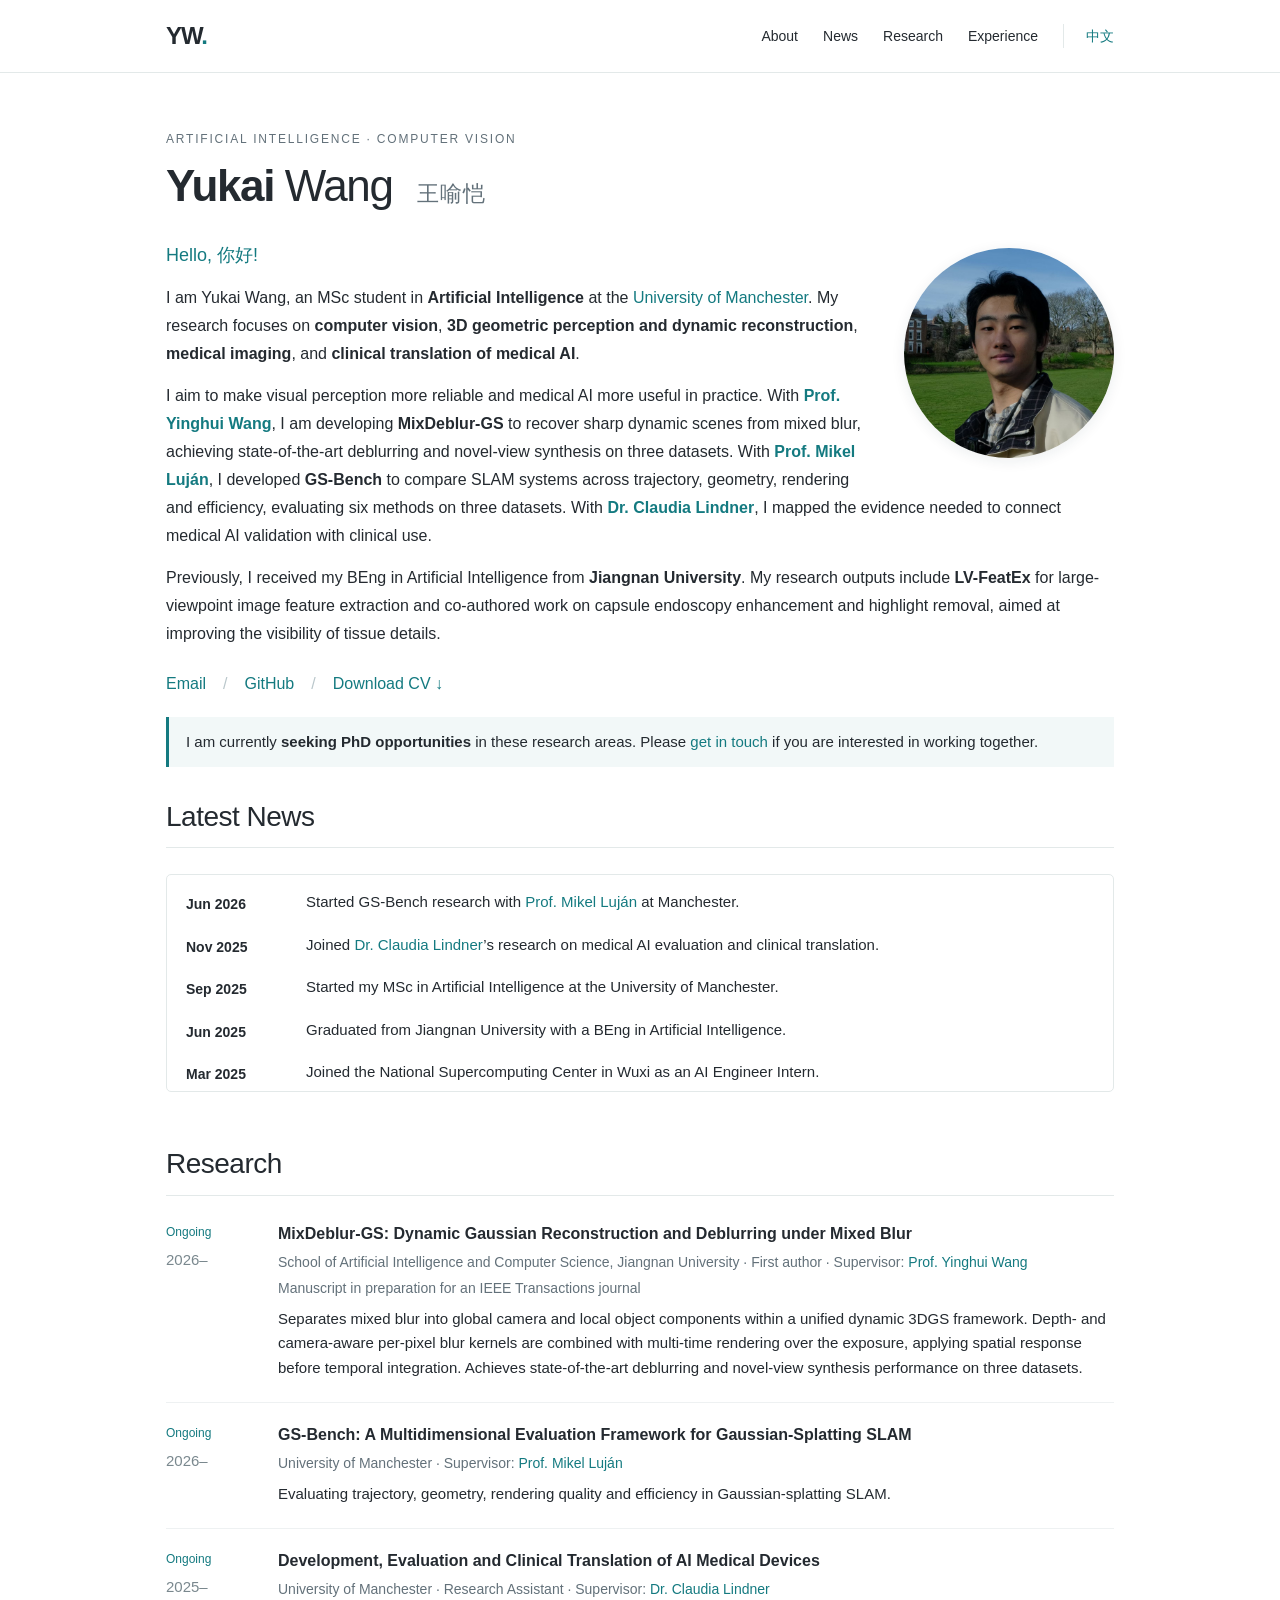
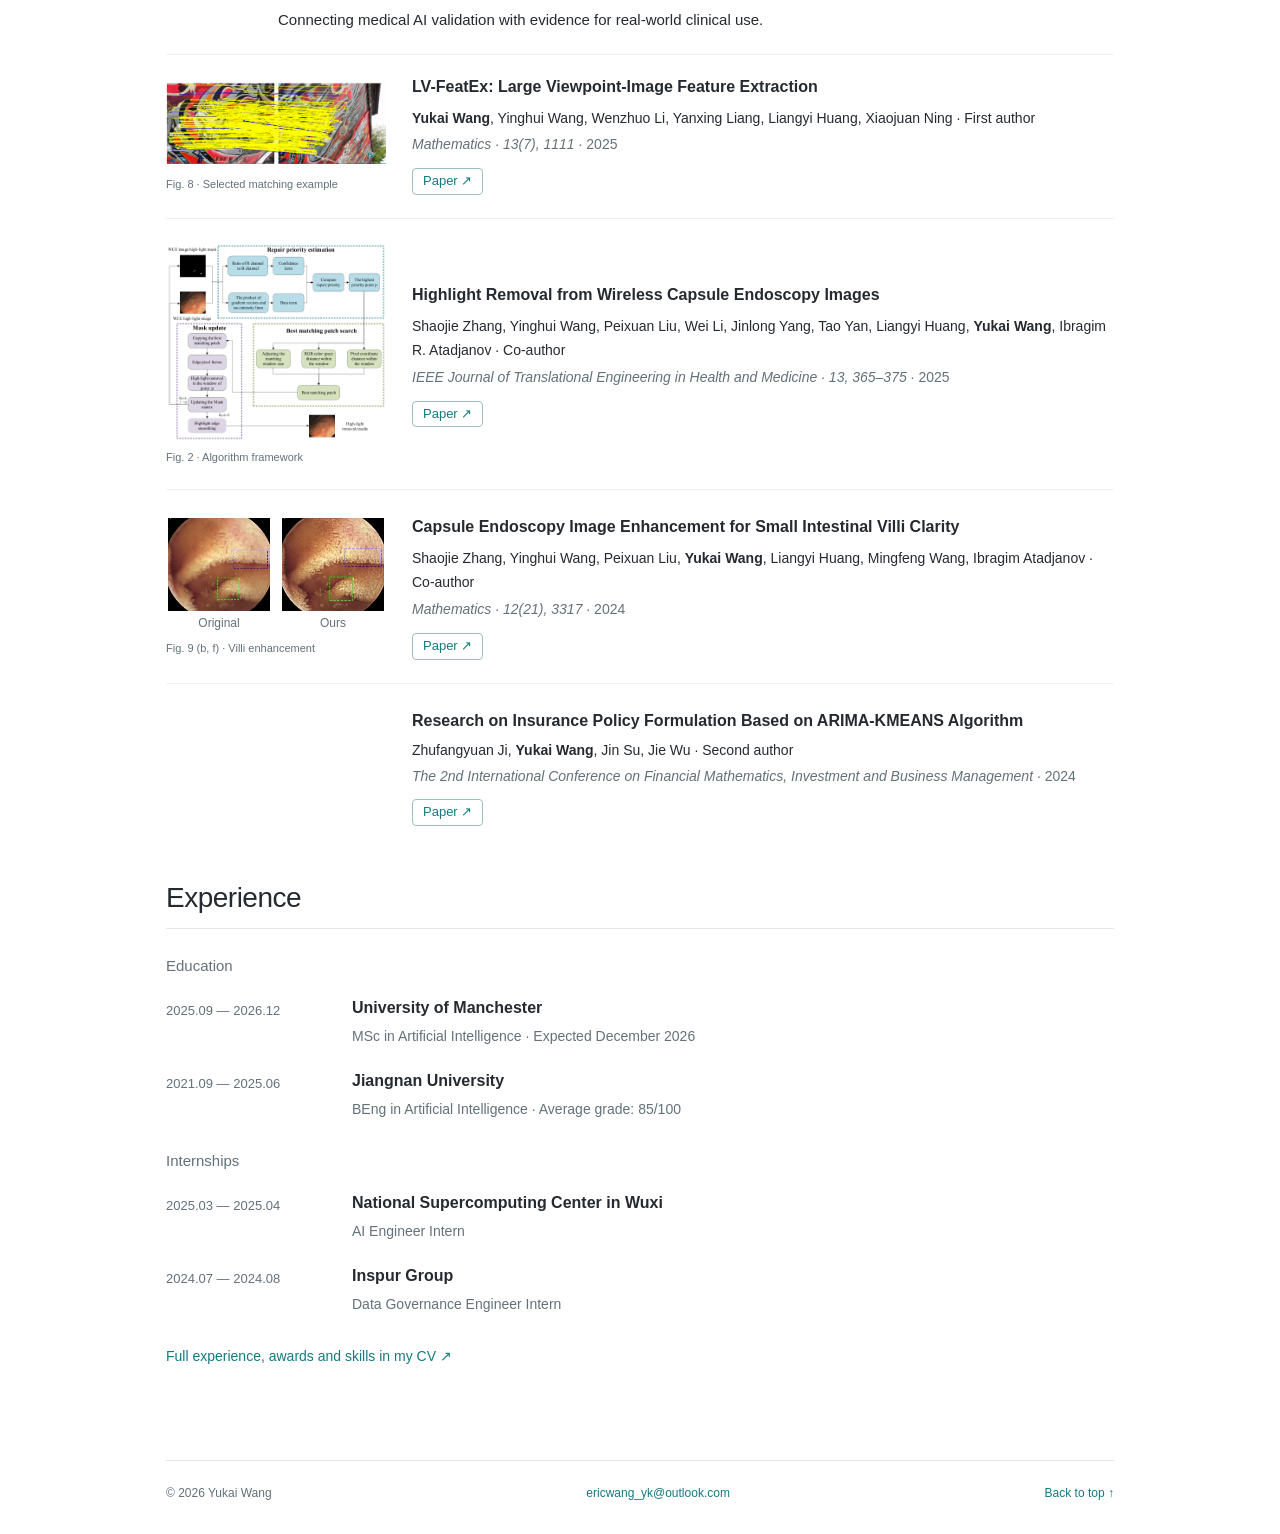
<file: index.html>
<!doctype html>
<html lang="en"><head><meta charset="utf-8"><meta name="viewport" content="width=device-width, initial-scale=1"><title>Yukai Wang | Artificial Intelligence</title><meta name="description" content="Yukai Wang — MSc Artificial Intelligence at the University of Manchester. Research in computer vision, SLAM evaluation and medical AI."><meta name="author" content="Yukai Wang"><meta name="theme-color" content="#ffffff"><link rel="icon" href="favicon.svg" type="image/svg+xml"><link rel="stylesheet" href="style.css?v=20261022-portrait-garden"><link rel="alternate" hreflang="en" href="https://ericwangyk.github.io/"><link rel="alternate" hreflang="zh-CN" href="https://ericwangyk.github.io/zh.html"><link rel="canonical" href="https://ericwangyk.github.io/"></head>
<body><a class="skip" href="#main">Skip to content</a><header class="topbar"><nav aria-label="Main navigation"><a class="wordmark" href="#about">YW<span>.</span></a><div class="navlinks"><a href="#about">About</a><a href="#news">News</a><a href="#publications">Research</a><a href="#experience">Experience</a><a class="language" href="zh.html" lang="zh-CN" aria-label="切换到中文版">中文</a></div></nav></header><main id="main"><section id="about" class="intro"><div class="heading"><p class="eyebrow">ARTIFICIAL INTELLIGENCE · COMPUTER VISION</p><h1><strong>Yukai</strong> Wang <span class="native">王喻恺</span></h1></div>
 <div class="portrait portrait-flip" tabindex="0" role="img" aria-label="Yukai Wang outdoors. Hover or focus to see a headshot."><div class="portrait-inner"><span class="portrait-face portrait-front"><img src="portrait-outdoor.jpg?v=20261022-garden" alt="" aria-hidden="true" width="210" height="210"></span><img class="portrait-face portrait-back" src="portrait.jpg" alt="" aria-hidden="true" width="210" height="210"></div></div>
 <div class="bio"><p class="hello">Hello, 你好!</p><p>I am Yukai Wang, an MSc student in <strong>Artificial Intelligence</strong> at the <a href="https://www.manchester.ac.uk/">University of Manchester</a>. My research focuses on <strong>computer vision</strong>, <strong>3D geometric perception and dynamic reconstruction</strong>, <strong>medical imaging</strong>, and <strong>clinical translation of medical AI</strong>.</p>
 <p>I aim to make visual perception more reliable and medical AI more useful in practice. With <strong><a href="https://ai.jiangnan.edu.cn/info/1008/2056.htm">Prof. Yinghui Wang</a></strong>, I am developing <strong>MixDeblur-GS</strong> to recover sharp dynamic scenes from mixed blur, achieving state-of-the-art deblurring and novel-view synthesis on three datasets. With <strong><a href="https://apt.cs.manchester.ac.uk/people/mlujan/">Prof. Mikel Luján</a></strong>, I developed <strong>GS-Bench</strong> to compare SLAM systems across trajectory, geometry, rendering and efficiency, evaluating six methods on three datasets. With <strong><a href="https://personalpages.manchester.ac.uk/staff/claudia.lindner/">Dr. Claudia Lindner</a></strong>, I mapped the evidence needed to connect medical AI validation with clinical use.</p>
 <p>Previously, I received my BEng in Artificial Intelligence from <strong>Jiangnan University</strong>. My research outputs include <strong>LV-FeatEx</strong> for large-viewpoint image feature extraction and co-authored work on capsule endoscopy enhancement and highlight removal, aimed at improving the visibility of tissue details.</p></div>
 <div class="contact"><a href="mailto:ericwang_yk@outlook.com">Email</a><span>/</span><a href="https://github.com/Ericwangyk">GitHub</a><span>/</span><a href="Yukai_Wang.pdf" download>Download CV <span aria-hidden="true">↓</span></a></div>
 <p class="phd-notice">I am currently <strong>seeking PhD opportunities</strong> in these research areas. Please <a href="mailto:ericwang_yk@outlook.com">get in touch</a> if you are interested in working together.</p></section><section id="news"><h2>Latest News</h2><div class="news-list" tabindex="0" role="region" aria-label="Latest news, scroll for more"><div class="news-row"><time>Jun 2026</time><p>Started GS-Bench research with <a href="https://apt.cs.manchester.ac.uk/people/mlujan/">Prof. Mikel Luján</a> at Manchester.</p></div><div class="news-row"><time>Nov 2025</time><p>Joined <a href="https://personalpages.manchester.ac.uk/staff/claudia.lindner/">Dr. Claudia Lindner</a>’s research on medical AI evaluation and clinical translation.</p></div><div class="news-row"><time>Sep 2025</time><p>Started my MSc in Artificial Intelligence at the University of Manchester.</p></div><div class="news-row"><time>Jun 2025</time><p>Graduated from Jiangnan University with a BEng in Artificial Intelligence.</p></div><div class="news-row"><time>Mar 2025</time><p>Joined the National Supercomputing Center in Wuxi as an AI Engineer Intern.</p></div><div class="news-row"><time>Jul 2024</time><p>Joined Inspur Group as a Data Governance Engineer Intern.</p></div></div></section><section id="publications"><h2>Research</h2><span id="research" class="anchor"></span><article class="publication"><div class="research-label"><span>Ongoing</span><time>2026–</time></div><div><h3>MixDeblur-GS: Dynamic Gaussian Reconstruction and Deblurring under Mixed Blur</h3><p class="meta">School of Artificial Intelligence and Computer Science, Jiangnan University · First author · Supervisor: <a href="https://ai.jiangnan.edu.cn/info/1008/2056.htm">Prof. Yinghui Wang</a></p><p class="meta">Manuscript in preparation for an IEEE Transactions journal</p><p class="research-brief">Separates mixed blur into global camera and local object components within a unified dynamic 3DGS framework. Depth- and camera-aware per-pixel blur kernels are combined with multi-time rendering over the exposure, applying spatial response before temporal integration. Achieves state-of-the-art deblurring and novel-view synthesis performance on three datasets.</p></div></article><article class="publication"><div class="research-label"><span>Ongoing</span><time>2026–</time></div><div><h3>GS-Bench: A Multidimensional Evaluation Framework for Gaussian-Splatting SLAM</h3><p class="meta">University of Manchester · Supervisor: <a href="https://apt.cs.manchester.ac.uk/people/mlujan/">Prof. Mikel Luján</a></p><p class="research-brief">Evaluating trajectory, geometry, rendering quality and efficiency in Gaussian-splatting SLAM.</p></div></article><article class="publication"><div class="research-label"><span>Ongoing</span><time>2025–</time></div><div><h3>Development, Evaluation and Clinical Translation of AI Medical Devices</h3><p class="meta">University of Manchester · Research Assistant · Supervisor: <a href="https://personalpages.manchester.ac.uk/staff/claudia.lindner/">Dr. Claudia Lindner</a></p><p class="research-brief">Connecting medical AI validation with evidence for real-world clinical use.</p></div></article><article class="publication illustrated"><figure class="paper-figure"><a href="lv-featex.png" target="_blank" rel="noopener" aria-label="View full figure: Feature matching across viewpoints"><img src="lv-teaser.png" alt="LV-FeatEx matching the same graffiti scene across viewpoints" loading="lazy" width="550" height="205"></a><figcaption><a href="https://www.mdpi.com/2227-7390/13/7/1111">Fig. 8 · Selected matching example</a></figcaption></figure><div><h3><a href="https://doi.org/10.3390/math13071111">LV-FeatEx: Large Viewpoint-Image Feature Extraction</a></h3><p class="authors"><strong>Yukai Wang</strong>, Yinghui Wang, Wenzhuo Li, Yanxing Liang, Liangyi Huang, Xiaojuan Ning · First author</p><p class="meta"><em>Mathematics · 13(7), 1111</em> · 2025</p><a class="paper-link" href="https://doi.org/10.3390/math13071111">Paper ↗</a></div></article><article class="publication illustrated"><figure class="paper-figure"><a href="highlight-flow.png" target="_blank" rel="noopener" aria-label="View full figure: Comparison of endoscopy highlight removal methods"><img src="highlight-flow.png" alt="Algorithm framework for capsule endoscopy highlight removal" loading="lazy" width="1016" height="912"></a><figcaption><a href="https://doi.org/10.1109/JTEHM.2025.3591236">Fig. 2 · Algorithm framework</a></figcaption></figure><div><h3><a href="https://doi.org/10.1109/JTEHM.2025.3591236">Highlight Removal from Wireless Capsule Endoscopy Images</a></h3><p class="authors">Shaojie Zhang, Yinghui Wang, Peixuan Liu, Wei Li, Jinlong Yang, Tao Yan, Liangyi Huang, <strong>Yukai Wang</strong>, Ibragim R. Atadjanov · Co-author</p><p class="meta"><em>IEEE Journal of Translational Engineering in Health and Medicine · 13, 365–375</em> · 2025</p><a class="paper-link" href="https://doi.org/10.1109/JTEHM.2025.3591236">Paper ↗</a></div></article><article class="publication illustrated"><figure class="paper-figure"><a href="villi.png" target="_blank" rel="noopener" aria-label="View full figure: Original and enhanced small-intestinal villi images"><span class="preview-pair"><span class="preview-panel"><img src="villi-before.png" alt="Original" loading="lazy"><span>Original</span></span><span class="preview-panel"><img src="villi-after.png" alt="Ours" loading="lazy"><span>Ours</span></span></span></a><figcaption><a href="https://doi.org/10.3390/math12213317">Fig. 9 (b, f) · Villi enhancement</a></figcaption></figure><div><h3><a href="https://www.mdpi.com/2227-7390/12/21/3317">Capsule Endoscopy Image Enhancement for Small Intestinal Villi Clarity</a></h3><p class="authors">Shaojie Zhang, Yinghui Wang, Peixuan Liu, <strong>Yukai Wang</strong>, Liangyi Huang, Mingfeng Wang, Ibragim Atadjanov · Co-author</p><p class="meta"><em>Mathematics · 12(21), 3317</em> · 2024</p><a class="paper-link" href="https://www.mdpi.com/2227-7390/12/21/3317">Paper ↗</a></div></article><article class="publication text-only"><div><h3><a href="https://doi.org/10.54097/491e2j22">Research on Insurance Policy Formulation Based on ARIMA-KMEANS Algorithm</a></h3><p class="authors">Zhufangyuan Ji, <strong>Yukai Wang</strong>, Jin Su, Jie Wu · Second author</p><p class="meta"><em>The 2nd International Conference on Financial Mathematics, Investment and Business Management</em> · 2024</p><a class="paper-link" href="https://doi.org/10.54097/491e2j22">Paper ↗</a></div></article></section><section id="experience"><h2>Experience</h2><h3 class="group-heading">Education</h3><article class="timeline-row compact"><time>2025.09 — 2026.12</time><div><h3>University of Manchester</h3><p class="meta">MSc in Artificial Intelligence · Expected December 2026</p></div></article><article class="timeline-row compact"><time>2021.09 — 2025.06</time><div><h3>Jiangnan University</h3><p class="meta">BEng in Artificial Intelligence · Average grade: 85/100</p></div></article><h3 class="group-heading">Internships</h3><article class="timeline-row compact"><time>2025.03 — 2025.04</time><div><h3>National Supercomputing Center in Wuxi</h3><p class="meta">AI Engineer Intern</p></div></article><article class="timeline-row compact"><time>2024.07 — 2024.08</time><div><h3>Inspur Group</h3><p class="meta">Data Governance Engineer Intern</p></div></article><p class="cv-note"><a href="Yukai_Wang.pdf">Full experience, awards and skills in my CV ↗</a></p></section></main><footer><span>© 2026 Yukai Wang</span><a href="mailto:ericwang_yk@outlook.com">ericwang_yk@outlook.com</a><a href="#about">Back to top ↑</a></footer></body></html>
</file>
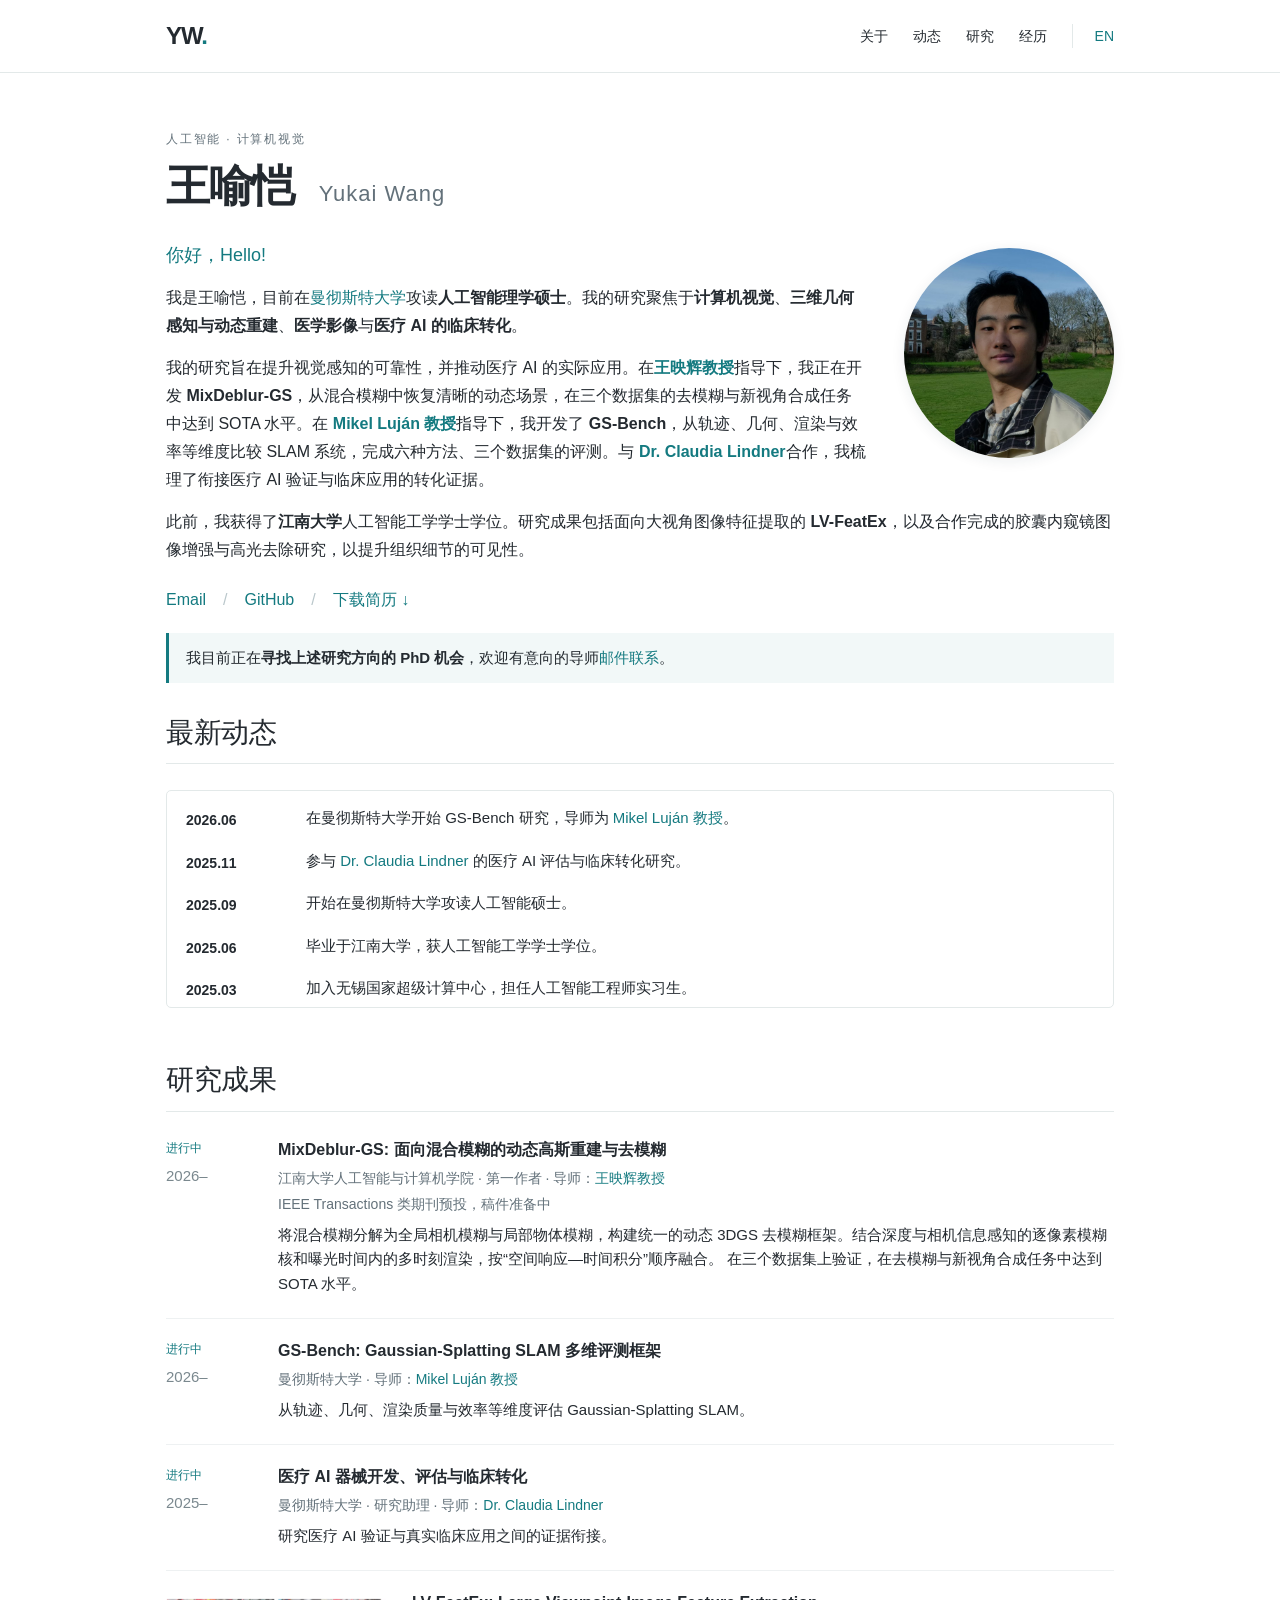
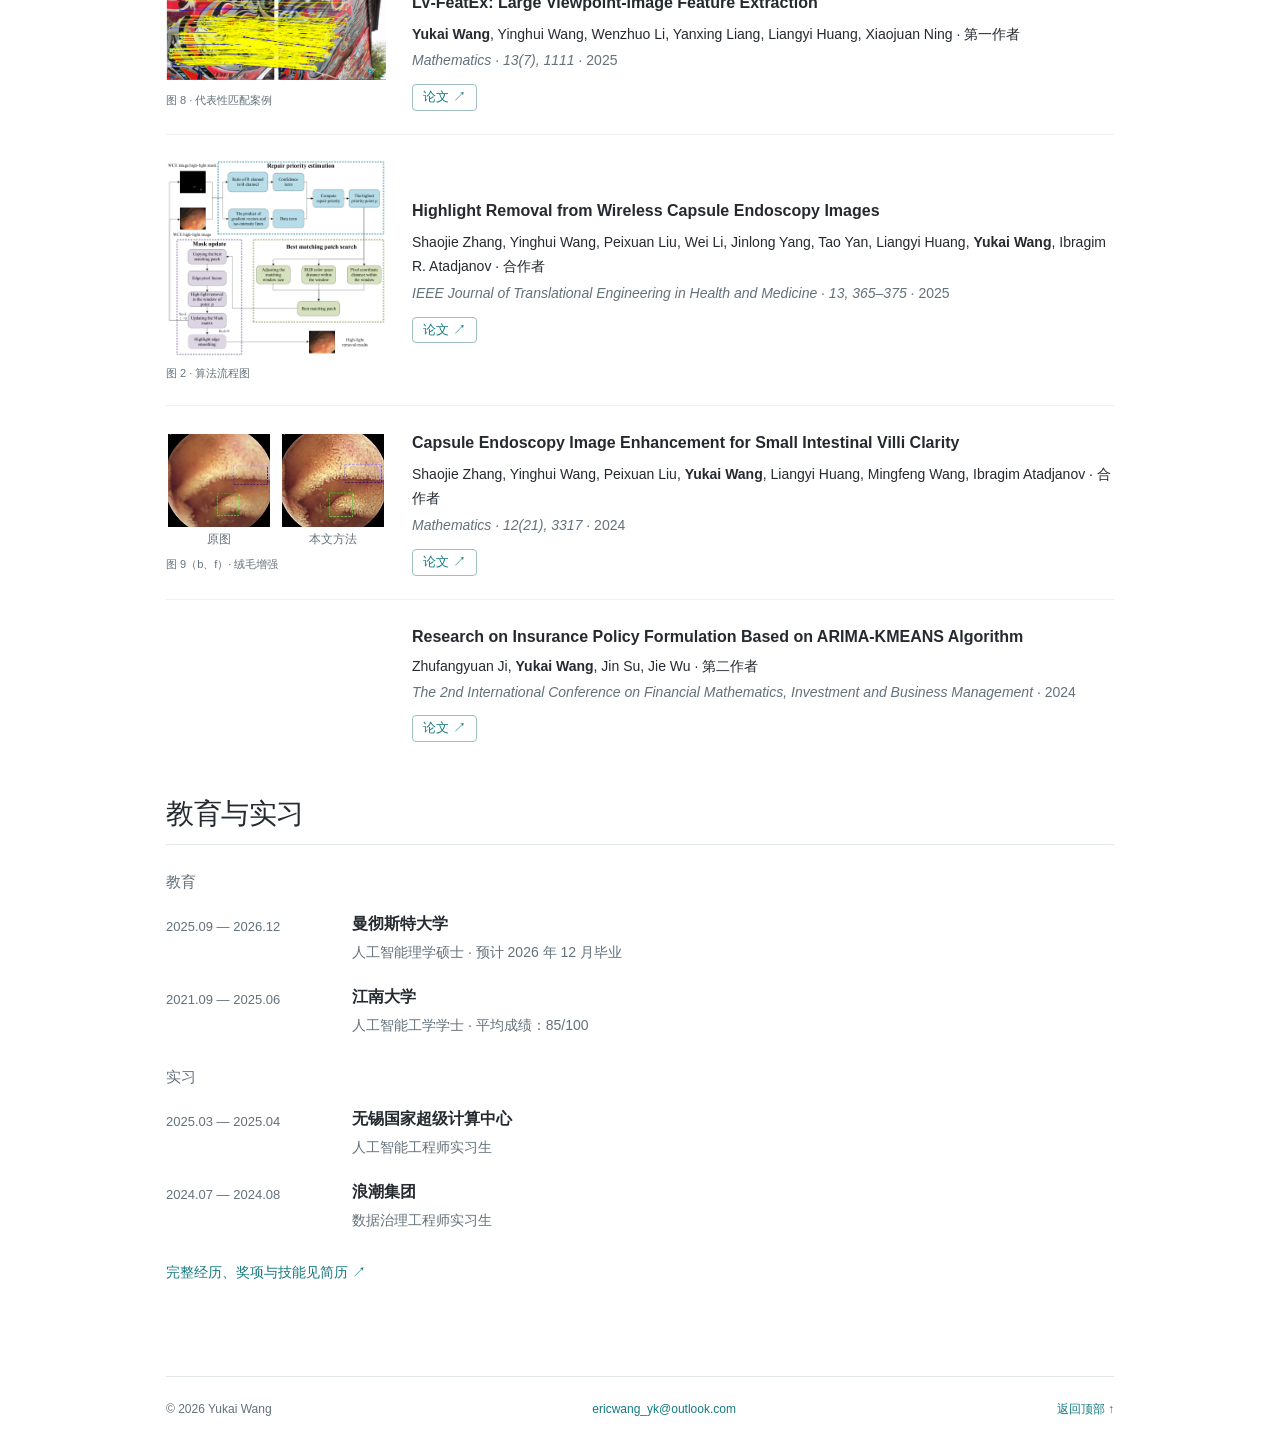
<file: zh.html>
<!doctype html>
<html lang="zh-CN"><head><meta charset="utf-8"><meta name="viewport" content="width=device-width, initial-scale=1"><title>王喻恺 | 人工智能</title><meta name="description" content="王喻恺，曼彻斯特大学人工智能硕士在读。研究方向包括计算机视觉、SLAM 评测及医疗 AI。"><meta name="author" content="Yukai Wang"><meta name="theme-color" content="#ffffff"><link rel="icon" href="favicon.svg" type="image/svg+xml"><link rel="stylesheet" href="style.css?v=20261022-portrait-garden"><link rel="alternate" hreflang="en" href="https://ericwangyk.github.io/"><link rel="alternate" hreflang="zh-CN" href="https://ericwangyk.github.io/zh.html"><link rel="canonical" href="https://ericwangyk.github.io/zh.html"></head>
<body><a class="skip" href="#main">跳转至正文</a><header class="topbar"><nav aria-label="主导航"><a class="wordmark" href="#about">YW<span>.</span></a><div class="navlinks"><a href="#about">关于</a><a href="#news">动态</a><a href="#publications">研究</a><a href="#experience">经历</a><a class="language" href="index.html" lang="en" aria-label="Switch to English">EN</a></div></nav></header><main id="main"><section id="about" class="intro"><div class="heading"><p class="eyebrow">人工智能 · 计算机视觉</p><h1><strong>王喻恺</strong> <span class="native">Yukai Wang</span></h1></div>
 <div class="portrait portrait-flip" tabindex="0" role="img" aria-label="王喻恺的户外照片；鼠标悬停或键盘聚焦可翻转查看大头照。"><div class="portrait-inner"><span class="portrait-face portrait-front"><img src="portrait-outdoor.jpg?v=20261022-garden" alt="" aria-hidden="true" width="210" height="210"></span><img class="portrait-face portrait-back" src="portrait.jpg" alt="" aria-hidden="true" width="210" height="210"></div></div>
 <div class="bio"><p class="hello">你好，Hello!</p><p>我是王喻恺，目前在<a href="https://www.manchester.ac.uk/">曼彻斯特大学</a>攻读<strong>人工智能理学硕士</strong>。我的研究聚焦于<strong>计算机视觉</strong>、<strong>三维几何感知与动态重建</strong>、<strong>医学影像</strong>与<strong>医疗 AI 的临床转化</strong>。</p>
 <p>我的研究旨在提升视觉感知的可靠性，并推动医疗 AI 的实际应用。在<strong><a href="https://ai.jiangnan.edu.cn/info/1008/2056.htm">王映辉教授</a></strong>指导下，我正在开发 <strong>MixDeblur-GS</strong>，从混合模糊中恢复清晰的动态场景，在三个数据集的去模糊与新视角合成任务中达到 SOTA 水平。在 <strong><a href="https://apt.cs.manchester.ac.uk/people/mlujan/">Mikel Luján 教授</a></strong>指导下，我开发了 <strong>GS-Bench</strong>，从轨迹、几何、渲染与效率等维度比较 SLAM 系统，完成六种方法、三个数据集的评测。与 <strong><a href="https://personalpages.manchester.ac.uk/staff/claudia.lindner/">Dr. Claudia Lindner</a></strong>合作，我梳理了衔接医疗 AI 验证与临床应用的转化证据。</p>
 <p>此前，我获得了<strong>江南大学</strong>人工智能工学学士学位。研究成果包括面向大视角图像特征提取的 <strong>LV-FeatEx</strong>，以及合作完成的胶囊内窥镜图像增强与高光去除研究，以提升组织细节的可见性。</p></div>
 <div class="contact"><a href="mailto:ericwang_yk@outlook.com">Email</a><span>/</span><a href="https://github.com/Ericwangyk">GitHub</a><span>/</span><a href="Yukai_Wang.pdf" download>下载简历 <span aria-hidden="true">↓</span></a></div>
 <p class="phd-notice">我目前正在<strong>寻找上述研究方向的 PhD 机会</strong>，欢迎有意向的导师<a href="mailto:ericwang_yk@outlook.com">邮件联系</a>。</p></section><section id="news"><h2>最新动态</h2><div class="news-list" tabindex="0" role="region" aria-label="最新动态，可上下滚动"><div class="news-row"><time>2026.06</time><p>在曼彻斯特大学开始 GS-Bench 研究，导师为 <a href="https://apt.cs.manchester.ac.uk/people/mlujan/">Mikel Luján 教授</a>。</p></div><div class="news-row"><time>2025.11</time><p>参与 <a href="https://personalpages.manchester.ac.uk/staff/claudia.lindner/">Dr. Claudia Lindner</a> 的医疗 AI 评估与临床转化研究。</p></div><div class="news-row"><time>2025.09</time><p>开始在曼彻斯特大学攻读人工智能硕士。</p></div><div class="news-row"><time>2025.06</time><p>毕业于江南大学，获人工智能工学学士学位。</p></div><div class="news-row"><time>2025.03</time><p>加入无锡国家超级计算中心，担任人工智能工程师实习生。</p></div><div class="news-row"><time>2024.07</time><p>加入浪潮集团，担任数据治理工程师实习生。</p></div></div></section><section id="publications"><h2>研究成果</h2><span id="research" class="anchor"></span><article class="publication"><div class="research-label"><span>进行中</span><time>2026–</time></div><div><h3>MixDeblur-GS: 面向混合模糊的动态高斯重建与去模糊</h3><p class="meta">江南大学人工智能与计算机学院 · 第一作者 · 导师：<a href="https://ai.jiangnan.edu.cn/info/1008/2056.htm">王映辉教授</a></p><p class="meta">IEEE Transactions 类期刊预投，稿件准备中</p><p class="research-brief">将混合模糊分解为全局相机模糊与局部物体模糊，构建统一的动态 3DGS 去模糊框架。结合深度与相机信息感知的逐像素模糊核和曝光时间内的多时刻渲染，按“空间响应—时间积分”顺序融合。 在三个数据集上验证，在去模糊与新视角合成任务中达到 SOTA 水平。</p></div></article><article class="publication"><div class="research-label"><span>进行中</span><time>2026–</time></div><div><h3>GS-Bench: Gaussian-Splatting SLAM 多维评测框架</h3><p class="meta">曼彻斯特大学 · 导师：<a href="https://apt.cs.manchester.ac.uk/people/mlujan/">Mikel Luján 教授</a></p><p class="research-brief">从轨迹、几何、渲染质量与效率等维度评估 Gaussian-Splatting SLAM。</p></div></article><article class="publication"><div class="research-label"><span>进行中</span><time>2025–</time></div><div><h3>医疗 AI 器械开发、评估与临床转化</h3><p class="meta">曼彻斯特大学 · 研究助理 · 导师：<a href="https://personalpages.manchester.ac.uk/staff/claudia.lindner/">Dr. Claudia Lindner</a></p><p class="research-brief">研究医疗 AI 验证与真实临床应用之间的证据衔接。</p></div></article><article class="publication illustrated"><figure class="paper-figure"><a href="lv-featex.png" target="_blank" rel="noopener" aria-label="查看大图：不同视角下的特征匹配"><img src="lv-teaser.png" alt="LV-FeatEx 在不同视角下匹配同一涂鸦场景" loading="lazy" width="550" height="205"></a><figcaption><a href="https://www.mdpi.com/2227-7390/13/7/1111">图 8 · 代表性匹配案例</a></figcaption></figure><div><h3><a href="https://doi.org/10.3390/math13071111">LV-FeatEx: Large Viewpoint-Image Feature Extraction</a></h3><p class="authors"><strong>Yukai Wang</strong>, Yinghui Wang, Wenzhuo Li, Yanxing Liang, Liangyi Huang, Xiaojuan Ning · 第一作者</p><p class="meta"><em>Mathematics · 13(7), 1111</em> · 2025</p><a class="paper-link" href="https://doi.org/10.3390/math13071111">论文 ↗</a></div></article><article class="publication illustrated"><figure class="paper-figure"><a href="highlight-flow.png" target="_blank" rel="noopener" aria-label="查看大图：内窥镜高光去除方法对比"><img src="highlight-flow.png" alt="胶囊内窥镜高光去除算法流程图" loading="lazy" width="1016" height="912"></a><figcaption><a href="https://doi.org/10.1109/JTEHM.2025.3591236">图 2 · 算法流程图</a></figcaption></figure><div><h3><a href="https://doi.org/10.1109/JTEHM.2025.3591236">Highlight Removal from Wireless Capsule Endoscopy Images</a></h3><p class="authors">Shaojie Zhang, Yinghui Wang, Peixuan Liu, Wei Li, Jinlong Yang, Tao Yan, Liangyi Huang, <strong>Yukai Wang</strong>, Ibragim R. Atadjanov · 合作者</p><p class="meta"><em>IEEE Journal of Translational Engineering in Health and Medicine · 13, 365–375</em> · 2025</p><a class="paper-link" href="https://doi.org/10.1109/JTEHM.2025.3591236">论文 ↗</a></div></article><article class="publication illustrated"><figure class="paper-figure"><a href="villi.png" target="_blank" rel="noopener" aria-label="查看大图：小肠绒毛原始图像与增强结果"><span class="preview-pair"><span class="preview-panel"><img src="villi-before.png" alt="原图" loading="lazy"><span>原图</span></span><span class="preview-panel"><img src="villi-after.png" alt="本文方法" loading="lazy"><span>本文方法</span></span></span></a><figcaption><a href="https://doi.org/10.3390/math12213317">图 9（b、f）· 绒毛增强</a></figcaption></figure><div><h3><a href="https://www.mdpi.com/2227-7390/12/21/3317">Capsule Endoscopy Image Enhancement for Small Intestinal Villi Clarity</a></h3><p class="authors">Shaojie Zhang, Yinghui Wang, Peixuan Liu, <strong>Yukai Wang</strong>, Liangyi Huang, Mingfeng Wang, Ibragim Atadjanov · 合作者</p><p class="meta"><em>Mathematics · 12(21), 3317</em> · 2024</p><a class="paper-link" href="https://www.mdpi.com/2227-7390/12/21/3317">论文 ↗</a></div></article><article class="publication text-only"><div><h3><a href="https://doi.org/10.54097/491e2j22">Research on Insurance Policy Formulation Based on ARIMA-KMEANS Algorithm</a></h3><p class="authors">Zhufangyuan Ji, <strong>Yukai Wang</strong>, Jin Su, Jie Wu · 第二作者</p><p class="meta"><em>The 2nd International Conference on Financial Mathematics, Investment and Business Management</em> · 2024</p><a class="paper-link" href="https://doi.org/10.54097/491e2j22">论文 ↗</a></div></article></section><section id="experience"><h2>教育与实习</h2><h3 class="group-heading">教育</h3><article class="timeline-row compact"><time>2025.09 — 2026.12</time><div><h3>曼彻斯特大学</h3><p class="meta">人工智能理学硕士 · 预计 2026 年 12 月毕业</p></div></article><article class="timeline-row compact"><time>2021.09 — 2025.06</time><div><h3>江南大学</h3><p class="meta">人工智能工学学士 · 平均成绩：85/100</p></div></article><h3 class="group-heading">实习</h3><article class="timeline-row compact"><time>2025.03 — 2025.04</time><div><h3>无锡国家超级计算中心</h3><p class="meta">人工智能工程师实习生</p></div></article><article class="timeline-row compact"><time>2024.07 — 2024.08</time><div><h3>浪潮集团</h3><p class="meta">数据治理工程师实习生</p></div></article><p class="cv-note"><a href="Yukai_Wang.pdf">完整经历、奖项与技能见简历 ↗</a></p></section></main><footer><span>© 2026 Yukai Wang</span><a href="mailto:ericwang_yk@outlook.com">ericwang_yk@outlook.com</a><a href="#about">返回顶部 ↑</a></footer></body></html>
</file>
<file: style.css>
:root{--ink:#242a30;--muted:#63717a;--accent:#147a80;--line:#e3e9e9;--soft:#f2f8f8}*{box-sizing:border-box}html{scroll-behavior:smooth;scroll-padding-top:100px}body{margin:0;background:white;color:var(--ink);font-family:-apple-system,BlinkMacSystemFont,"Segoe UI",Arial,"PingFang SC","Microsoft YaHei",sans-serif;font-size:16px;line-height:1.75}a{color:var(--accent);text-decoration:none;text-underline-offset:4px}a:hover{text-decoration:underline}a:focus-visible,summary:focus-visible{outline:2px solid var(--accent);outline-offset:5px;border-radius:2px}.topbar{position:sticky;top:0;background:rgba(255,255,255,.97);border-bottom:1px solid var(--line);z-index:10}.topbar nav{max-width:1020px;margin:auto;padding:15px 36px;display:flex;justify-content:space-between;align-items:center;gap:24px}.wordmark{font-size:24px;font-weight:750;letter-spacing:-1px;color:var(--ink)}.wordmark span{color:var(--accent)}.navlinks{display:flex;gap:25px;align-items:center}.navlinks a{font-size:14px;color:var(--ink)}.navlinks .language{color:var(--accent);border-left:1px solid var(--line);padding-left:22px}main{max-width:1020px;margin:auto;padding:56px 36px 38px}section{margin-bottom:54px}h1{font-size:44px;font-weight:350;line-height:1.25;letter-spacing:-1.4px;margin:8px 0 27px}h1 strong{font-weight:700}.native{font-size:22px;letter-spacing:1px;color:var(--muted);font-weight:400;margin-left:14px}.eyebrow{font-size:12px;letter-spacing:1.8px;color:var(--muted);margin:0}h2{font-size:28px;line-height:1.3;font-weight:500;letter-spacing:-.5px;margin:0 0 26px;padding-bottom:12px;border-bottom:1px solid var(--line)}h3{font-size:17px;line-height:1.5;font-weight:650;margin:0 0 5px}p{margin:0 0 14px}.portrait{float:right;width:210px;height:210px;object-fit:cover;object-position:center 28%;border-radius:50%;margin:8px 0 25px 38px;box-shadow:0 3px 14px #172d3915}.hello{color:var(--accent);font-size:18px;margin-bottom:12px}.bio strong{font-weight:600}.contact{clear:both;display:flex;gap:17px;align-items:center;padding:8px 0 19px}.contact>span{color:#bac7cb}.opportunity{background:var(--soft);border-left:3px solid var(--accent);padding:14px 19px;font-size:15px;margin:0}.research-row{display:grid;grid-template-columns:158px 1fr;gap:28px;margin-bottom:31px}.row-aside{padding-top:4px}.tag{display:block;color:var(--accent);font-size:16px;font-weight:650;margin-bottom:8px}.row-aside time,time{font-size:13px;color:var(--muted);white-space:nowrap}.research-row p{margin-bottom:9px}.meta{color:var(--muted);font-size:14px;line-height:1.65}.research-row .meta{margin-bottom:12px}.publication{display:grid;grid-template-columns:68px 1fr;gap:18px;padding:0 0 23px;margin-bottom:23px;border-bottom:1px solid #eef1f2}.publication:last-child{border:0;margin-bottom:0;padding-bottom:0}.publication time{font-size:17px;color:#7a888e;padding-top:1px}.publication h3 a{color:var(--ink)}.publication h3 a:hover{color:var(--accent)}.publication p{margin:3px 0}.authors{font-size:14px}.paper-link{display:inline-block;border:1px solid #9ebfc1;border-radius:4px;padding:1px 10px;font-size:12px;margin-top:8px}.timeline-row{display:grid;grid-template-columns:158px 1fr;gap:28px;margin-bottom:27px}.timeline-row time{padding-top:4px}.timeline-row p{margin-bottom:5px}.role{color:var(--accent);font-size:14px}details{font-size:14px;color:var(--muted);margin-top:8px}summary{width:fit-content;cursor:pointer;color:var(--accent)}details p{margin-top:8px!important}.awards{padding-left:21px}.awards li{padding-left:5px;margin-bottom:10px}.skills{display:grid;grid-template-columns:1fr 1fr;gap:30px}.skills h3{font-size:15px;color:var(--muted);font-weight:500}.skills p{margin:4px 0}footer{max-width:948px;border-top:1px solid var(--line);margin:0 auto;padding:22px 0 30px;display:flex;justify-content:space-between;gap:15px;color:var(--muted);font-size:12px}.skip{position:fixed;left:10px;top:-80px;padding:12px;background:white;z-index:20}.skip:focus{top:10px}::selection{background:#c7e5e5}@media(max-width:720px){.topbar nav{padding:12px 22px;gap:14px}.navlinks{gap:16px}.navlinks .language{padding-left:14px}main{padding:36px 24px 15px}h1{font-size:36px}.native{font-size:18px}.portrait{width:152px;height:152px;margin-left:23px}.research-row,.timeline-row{grid-template-columns:1fr;gap:9px}.row-aside{display:flex;align-items:center;gap:18px}.tag{margin:0}.research-row{margin-bottom:32px}.timeline-row{margin-bottom:24px}section{margin-bottom:42px}footer{margin:0 24px;flex-wrap:wrap}.eyebrow{font-size:11px;letter-spacing:1.1px}}@media(max-width:460px){.navlinks{gap:12px}.navlinks a{font-size:12px}.navlinks .language{padding-left:11px}.wordmark{font-size:21px}.topbar nav{padding:12px 16px}.portrait{float:none;display:block;width:156px;height:156px;margin:0 0 23px}.heading{margin-bottom:15px}h1{margin-bottom:20px}.skills{grid-template-columns:1fr;gap:16px}h2{font-size:25px}.publication{grid-template-columns:44px 1fr;gap:12px}.opportunity{padding:12px 15px}.contact{gap:13px;font-size:15px}}@media(prefers-reduced-motion:reduce){html{scroll-behavior:auto}}@media print{.topbar,.skip,.contact,footer{display:none}main{padding:0}section{break-inside:avoid}a{color:inherit}body{font-size:11pt}}

/* Concise academic homepage */
.intro{margin-bottom:32px}.news-list{margin-bottom:4px}.news-row{display:grid;grid-template-columns:100px 1fr;gap:20px;margin-bottom:11px}.news-row time{font-size:14px;color:var(--ink);padding-top:2px}.news-row p{margin:0;font-size:15px;line-height:1.65}.research-label{display:flex;flex-direction:column;gap:3px}.research-label span{font-size:12px;color:var(--accent)}.research-label time{font-size:15px}.research-brief{font-size:15px;line-height:1.65;margin-top:7px!important}.publication{grid-template-columns:90px 1fr;gap:22px;padding-bottom:18px;margin-bottom:20px}.publication h3{font-size:16px}.group-heading{font-size:15px;color:var(--muted);font-weight:500;margin:24px 0 18px}.compact{margin-bottom:16px}.compact h3{font-size:16px}.cv-note{margin-top:23px;font-size:14px}.anchor{scroll-margin-top:100px}.paper-link{font-size:13px}
@media(max-width:460px){.news-row{grid-template-columns:68px 1fr;gap:14px}.news-row time{font-size:12px}.publication{grid-template-columns:55px 1fr;gap:14px}.research-label span{font-size:12px}.research-label time{font-size:13px}.news-row p{font-size:15px}}

/* Research profile and scrollable news */
.bio strong{font-weight:700}.phd-notice{clear:both;border-left:3px solid var(--accent);background:var(--soft);padding:12px 17px;margin:0 0 28px;font-size:15px}.news-list{max-height:218px;overflow-y:scroll;padding:15px 19px 6px;border:1px solid var(--line);border-radius:5px;scrollbar-width:thin;scrollbar-color:#8babad #f4f7f7;scrollbar-gutter:stable;overscroll-behavior-y:contain}.news-list:focus-visible{outline:2px solid var(--accent);outline-offset:4px}.news-row{margin-bottom:16px}.news-row time{font-weight:550}.news-list::-webkit-scrollbar{width:7px}.news-list::-webkit-scrollbar-thumb{background:#8babad;border-radius:8px}.news-list::-webkit-scrollbar-track{background:#f4f7f7}

/* Original-paper thumbnails, academic list layout */
.publication.illustrated{grid-template-columns:220px minmax(0,1fr);gap:26px;align-items:center;padding-bottom:23px;margin-bottom:25px}.paper-figure{margin:0;min-width:0}.paper-figure>a{display:flex;align-items:center;justify-content:center;height:146px;border:1px solid var(--line);border-radius:5px;background:#fff;overflow:hidden}.paper-figure img{width:100%;height:100%;object-fit:contain;padding:5px;transition:transform .18s ease}.paper-figure>a:hover img{transform:scale(1.025)}.paper-figure figcaption{font-size:11px;line-height:1.4;margin-top:6px}.paper-figure figcaption a{color:var(--muted)}.illustrated h3{line-height:1.5}.illustrated .authors{margin-top:7px}.illustrated .paper-link{margin-top:9px}@media(max-width:720px){.publication.illustrated{grid-template-columns:160px minmax(0,1fr);gap:18px}.paper-figure>a{height:116px}}@media(max-width:520px){.publication.illustrated{grid-template-columns:1fr;gap:14px}.paper-figure{width:min(100%,260px)}.paper-figure>a{height:165px}.paper-figure figcaption{font-size:12px}}@media(prefers-reduced-motion:reduce){.paper-figure img{transition:none}}

/* Representative results: large subjects, simple comparisons, no thumbnail card. */
.paper-figure>a{height:auto;min-height:90px;border:0;border-radius:0;overflow:visible;background:transparent}
.paper-figure img{display:block;width:100%;height:auto;padding:0;object-fit:contain}
.paper-figure>a:hover img{transform:none}
.preview-pair{display:grid;grid-template-columns:1fr 1fr;gap:8px;width:100%;align-items:start}
.preview-panel{display:block;text-align:center;min-width:0}
.preview-panel>span{display:block;margin-top:5px;font-size:12px;color:var(--muted);line-height:1.3}
.preview-panel img{aspect-ratio:1.14;object-fit:contain}
.paper-figure figcaption{margin-top:9px}
.publication.text-only{grid-template-columns:minmax(0,1fr);padding-left:246px}
@media(max-width:720px){.publication.text-only{padding-left:178px}}
@media(max-width:520px){.publication.text-only{padding-left:0}.paper-figure>a{height:auto;min-height:0}.paper-figure{width:min(100%,280px)}}

/* Flip portrait */
.portrait-flip{perspective:1000px;box-shadow:none;cursor:default}
.portrait-inner{position:relative;width:100%;height:100%;transform-style:preserve-3d;transition:transform .65s cubic-bezier(.2,.7,.2,1)}
.portrait-face{position:absolute;inset:0;display:block;width:100%;height:100%;object-fit:cover;border-radius:50%;backface-visibility:hidden;-webkit-backface-visibility:hidden;box-shadow:0 3px 14px #172d3915}
.portrait-front{overflow:hidden;transform:rotateY(0deg)}
.portrait-front img{display:block;width:100%;height:100%;object-fit:cover;object-position:center;transform:scale(1.6);transform-origin:55% 48%}
.portrait-back{object-position:center 28%;transform:rotateY(180deg)}
.portrait-flip:hover .portrait-inner,.portrait-flip:focus-visible .portrait-inner{transform:rotateY(180deg)}
.portrait-flip:focus-visible{outline:2px solid var(--accent);outline-offset:6px}
@media(prefers-reduced-motion:reduce){.portrait-inner{transition:none}}
@media print{.portrait-flip .portrait-inner{transform:none}}
</file>
